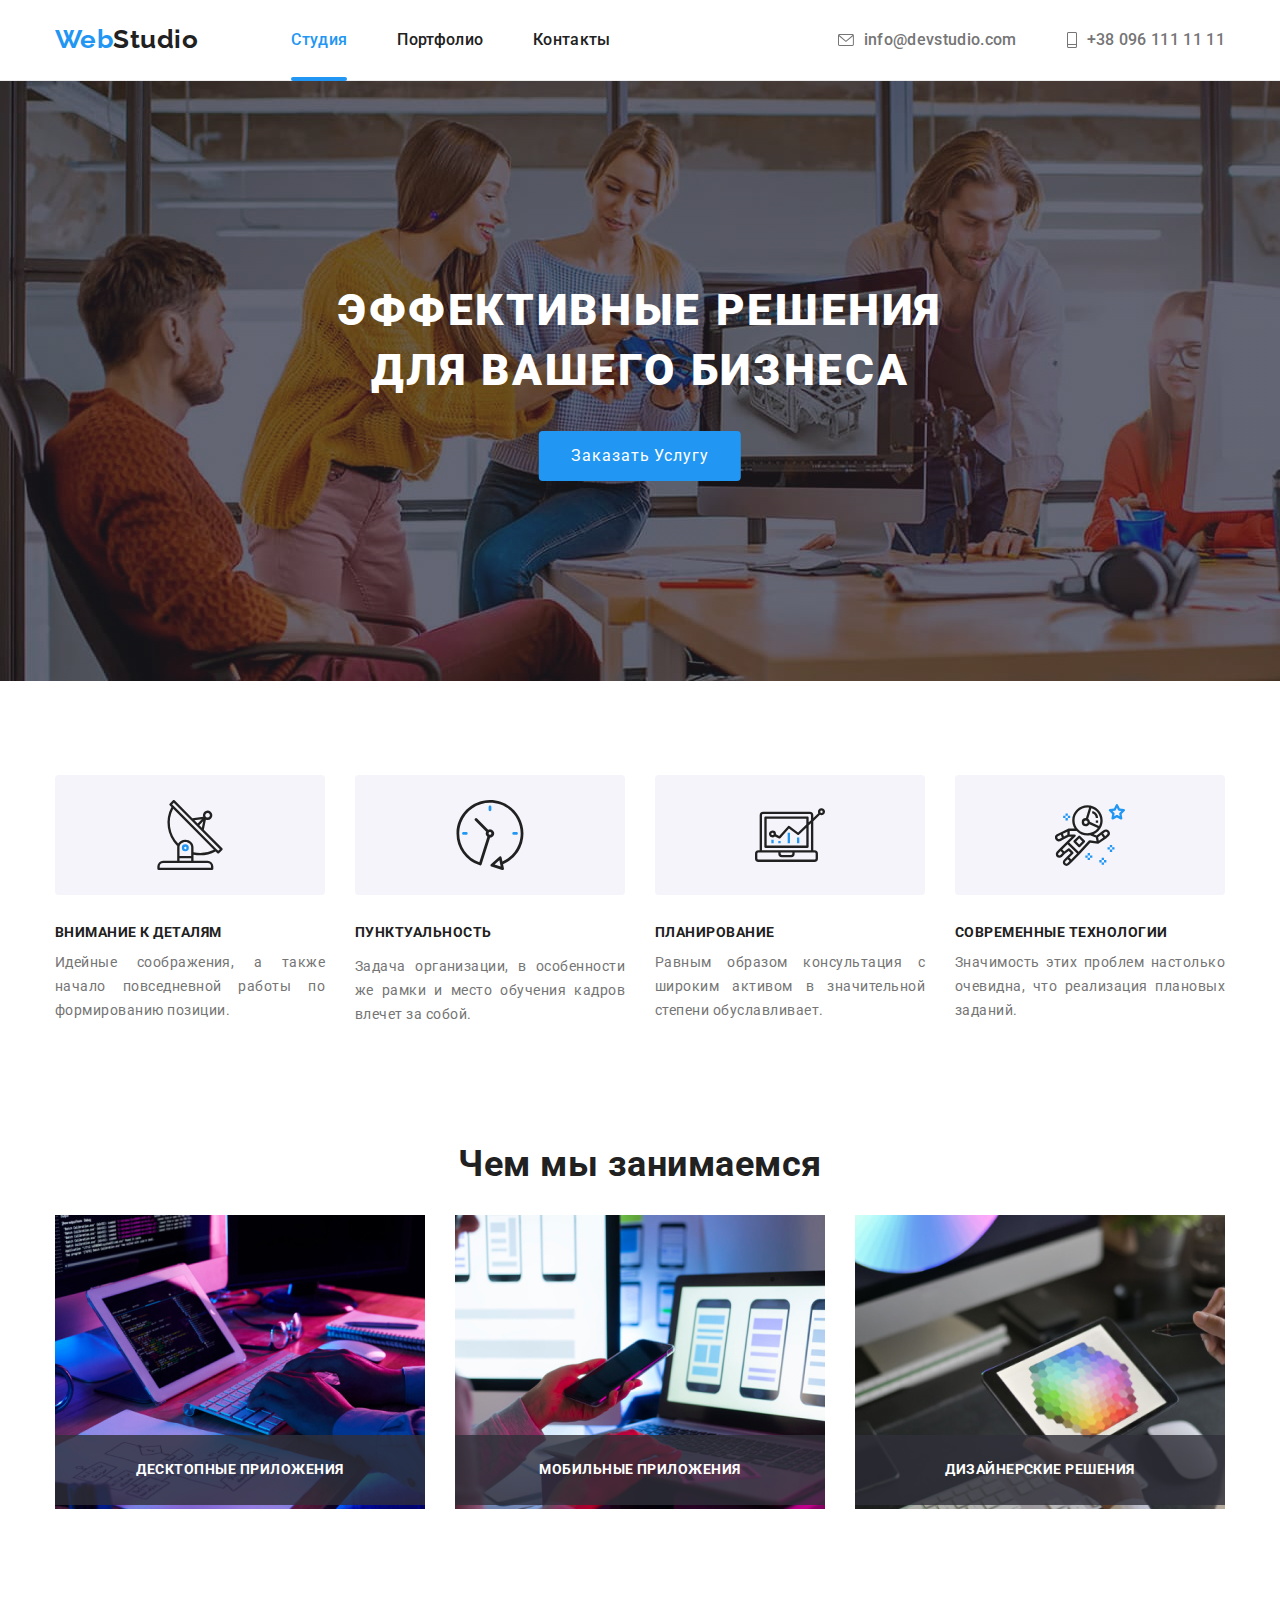
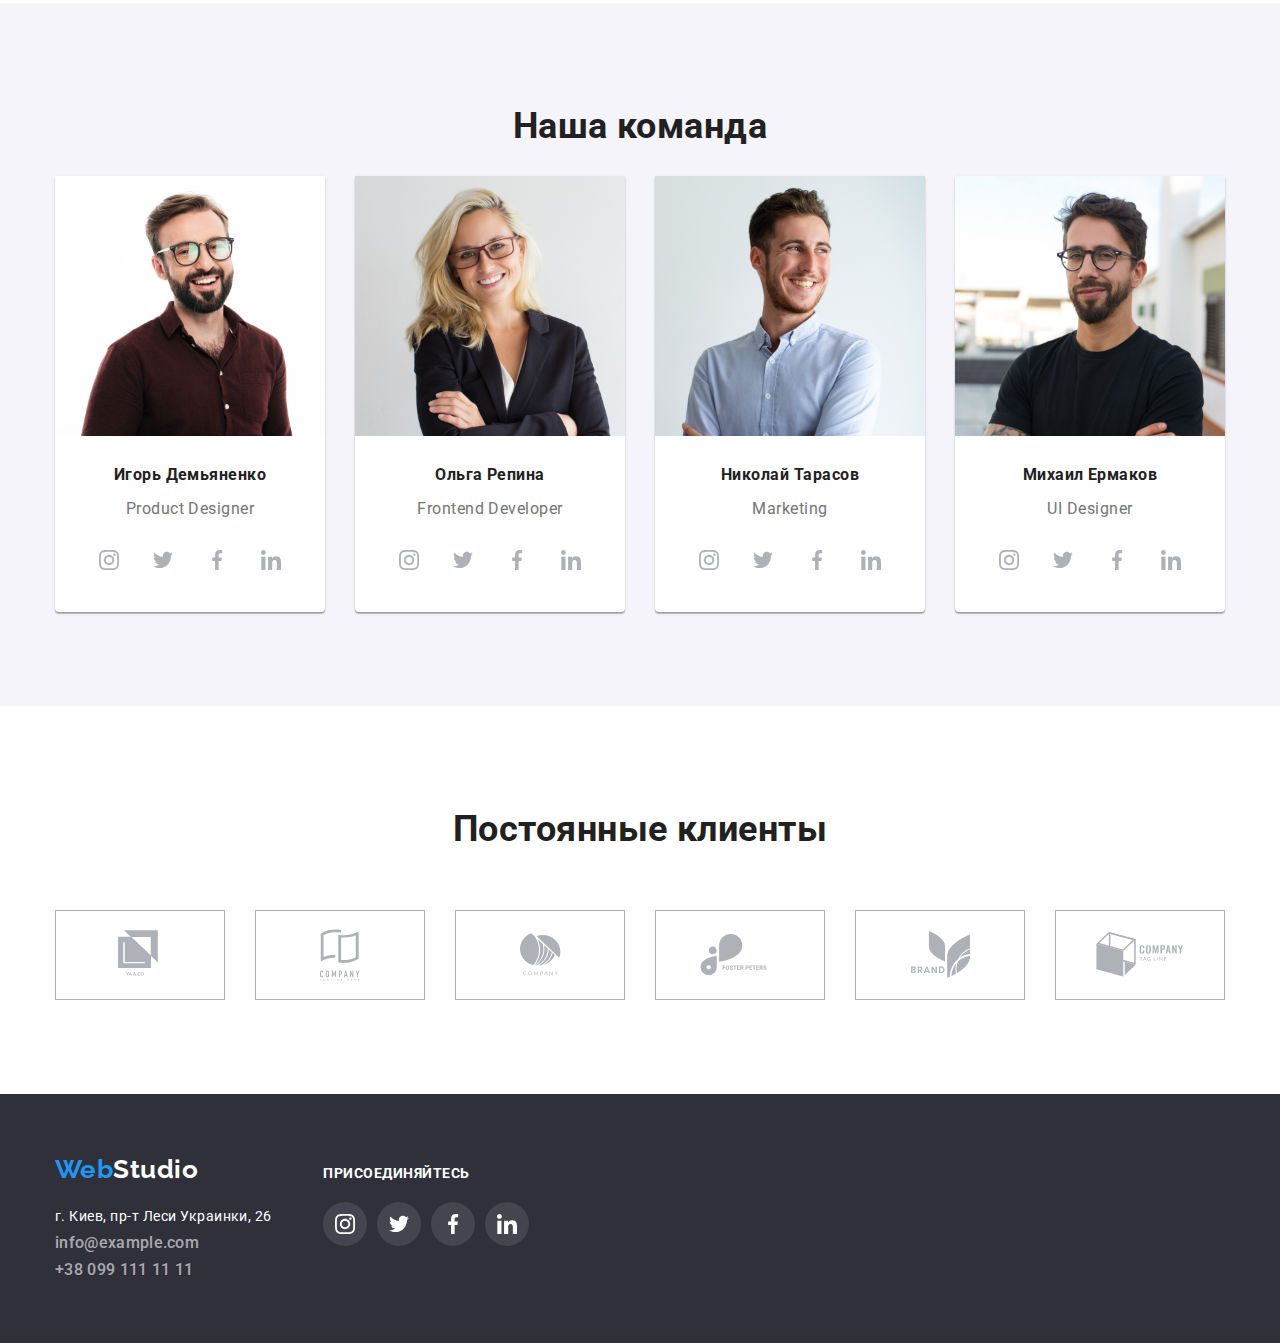
<file: index.html>
<!DOCTYPE html>
<html lang="ru">
  <head>
    <meta charset="UTF-8" />
    <meta name="viewport" content="width=device-width, initial-scale=1.0" />
    <title>WebStudio</title>
    <link
      rel="stylesheet"
      href="https://cdnjs.cloudflare.com/ajax/libs/modern-normalize/1.0.0/modern-normalize.min.css"
    />
    <link rel="stylesheet" href="./css/style.css" />
    <link
      href="https://fonts.googleapis.com/css2?family=Roboto:wght@400;500;900&display=swap"
      rel="stylesheet"
    />
    <link
      href="https://fonts.googleapis.com/css2?family=Raleway:wght@800&display=swap"
      rel="stylesheet"
    />
  </head>

  <body>
    <!--основная навигация по сайту-->
    <!--добавлена рамка в header-->
    <header class="header">
      <div>
        <div class="container header-container">
          <nav class="navigation">
            <a class="logo" href="./index.html">
              Web<span class="logo-black">Studio</span>
            </a>
            <ul class="list menu">
              <li class="menu-item">
                <a href="./index.html" class="link menu-link active">Студия</a>
              </li>
              <li class="menu-item">
                <a href="./portfolio.html" class="link menu-link">Портфолио</a>
              </li>
              <li class="menu-item">
                <a href="" class="link menu-link">Контакты</a>
              </li>
            </ul>
          </nav>
          <ul class="list menu">
            <li class="contact-item icon-contact">
              <a href="mailto:info@devstudio.com" class="link contact-link">
                <svg class="header-icon" width="16" height="12">
                  <use xlink:href="./images/sprite.svg#icon-leter"></use>
                </svg>
                info@devstudio.com</a
              >
            </li>
            <li class="contact-item">
              <a href="tel:+380961111111" class="link contact-link">
                <svg class="header-icon" width="10" height="16">
                  <use xlink:href="./images/sprite.svg#icon-phone"></use>
                </svg>
                +38 096 111 11 11</a
              >
            </li>
          </ul>
        </div>
      </div>
    </header>

    <main>
      <!--Главное о странице-->
      <section class="section hero">
        <div class="hero-img overley">
          <h1 class="hero-container hero-name">
            Эффективные решения для вашего бизнеса
          </h1>
          <button class="hero-btn button" data-modal-open>
            Заказать услугу
          </button>

          <div class="backdrop is-hidden" data-modal>
            <div class="modal modal-close">
                <button class="btn-close" data-modal-close>
                  <svg class="close" width="11" height="11">
                    <use xlink:href="./images/sprite.svg#icon-x"></use>
                  </svg>
                </button>
                <p class="message">
                  позже здесь появится наполнение блока заказа услуги, а пока хочу выразить благодарность ментору за его нелегкий труд
                </p>
            </div>
          </div>
        </div>
      </section>
      <!--Преимущества компании-->
      <section class="section">
        <div class="container">
          <h2 class="visually-hidden">O наших преимуществах</h2>
          <ul class="list advantages">
            <li class="advantages-item advantages-icon-1">
              <h3 class="text-title advantages-title">Внимание к деталям</h3>
              <p class="advantages-text">
                Идейные соображения, а также начало повседневной работы по
                формированию позиции.
              </p>
            </li>
            <li class="advantages-item advantages-icon-2">
              <h3 class="text-title advantages-advantages-title">
                Пунктуальность
              </h3>
              <p class="advantages-text">
                Задача организации, в особенности же рамки и место обучения
                кадров влечет за собой.
              </p>
            </li>
            <li class="advantages-item advantages-icon-3">
              <h3 class="text-title advantages-title">Планирование</h3>
              <p class="advantages-text">
                Равным образом консультация с широким активом в значительной
                степени обуславливает.
              </p>
            </li>
            <li class="advantages-item advantages-icon-4">
              <h3 class="text-title advantages-title">
                Современные технологии
              </h3>
              <p class="advantages-text">
                Значимость этих проблем настолько очевидна, что реализация
                плановых заданий.
              </p>
            </li>
          </ul>
        </div>
      </section>
      <!--Что делает компания-->
      <section class="section section-gallery">
        <div class="container">
          <h2 class="title">Чем мы занимаемся</h2>
          <ul class="grid list">
            <li class="grid-item gallery-item">
              <img src="./images/index/img1.jpg" width="370" alt="" />
              <p class="signature">Десктопные приложения</p>
            </li>
            <li class="grid-item gallery-item">
              <img src="./images/index/img2.jpg" width="370" alt="" />
              <p class="signature">Мобильные приложения</p>
            </li>
            <li class="grid-item gallery-item">
              <img src="./images/index/img3.jpg" width="370" alt="" />
              <p class="signature">Дизайнерские решения</p>
            </li>
          </ul>
        </div>
      </section>
      <!--Наша команда-->
      <section class="section team-container">
        <div class="container">
          <h2 class="title">Наша команда</h2>
          <ul class="list grid">
            <li class="grid-item team-grid">
              <img
                src="./images/index/teamcard1.jpg"
                class="team-img"
                width="270
                    "
                alt=""
              />
              <h3 class="text-title team-title">Игорь Демьяненко</h3>
              <p class="team-text">Product Designer</p>
              <div class="social">
                <ul class="list social-item">
                  <li class="social-box">
                    <a href="" class="social-link">
                      <svg class="social-icon" width="20" height="20">
                        <use
                          xlink:href="./images/sprite.svg#icon-instagram"
                        ></use>
                      </svg>
                    </a>
                  </li>
                  <li class="social-box">
                    <a href="" class="social-link">
                      <svg class="social-icon" width="20" height="20">
                        <use
                          xlink:href="./images/sprite.svg#icon-twitter"
                        ></use>
                      </svg>
                    </a>
                  </li>
                  <li class="social-box">
                    <a href="" class="social-link">
                      <svg class="social-icon" width="20" height="20">
                        <use
                          xlink:href="./images/sprite.svg#icon-facebook"
                        ></use>
                      </svg>
                    </a>
                  </li>
                  <li class="social-box">
                    <a href="" class="social-link">
                      <svg class="social-icon" width="20" height="20">
                        <use
                          xlink:href="./images/sprite.svg#icon-linkedin"
                        ></use>
                      </svg>
                    </a>
                  </li>
                </ul>
              </div>
            </li>
            <li class="grid-item team-grid">
              <img
                src="./images/index/teamcard2.jpg"
                class="team-img"
                width="270
                    "
                alt=""
              />
              <h3 class="text-title team-title">Ольга Репина</h3>
              <p class="team-text">Frontend Developer</p>
              <div class="social">
                <ul class="list social-item">
                  <li class="social-box">
                    <a href="" class="social-link">
                      <svg class="social-icon" width="20" height="20">
                        <use
                          xlink:href="./images/sprite.svg#icon-instagram"
                        ></use>
                      </svg>
                    </a>
                  </li>
                  <li class="social-box">
                    <a href="" class="social-link">
                      <svg class="social-icon" width="20" height="20">
                        <use
                          xlink:href="./images/sprite.svg#icon-twitter"
                        ></use>
                      </svg>
                    </a>
                  </li>
                  <li class="social-box">
                    <a href="" class="social-link">
                      <svg class="social-icon" width="20" height="20">
                        <use
                          xlink:href="./images/sprite.svg#icon-facebook"
                        ></use>
                      </svg>
                    </a>
                  </li>
                  <li class="social-box">
                    <a href="" class="social-link">
                      <svg class="social-icon" width="20" height="20">
                        <use
                          xlink:href="./images/sprite.svg#icon-linkedin"
                        ></use>
                      </svg>
                    </a>
                  </li>
                </ul>
              </div>
            </li>
            <li class="grid-item team-grid">
              <img
                src="./images/index/teamcard3.jpg"
                class="team-img"
                width="270
                    "
                alt=""
              />
              <h3 class="text-title team-title">Николай Тарасов</h3>
              <p class="team-text">Marketing</p>
              <div class="social">
                <ul class="list social-item">
                  <li class="social-box">
                    <a href="" class="social-link">
                      <svg class="social-icon" width="20" height="20">
                        <use
                          xlink:href="./images/sprite.svg#icon-instagram"
                        ></use>
                      </svg>
                    </a>
                  </li>
                  <li class="social-box">
                    <a href="" class="social-link">
                      <svg class="social-icon" width="20" height="20">
                        <use
                          xlink:href="./images/sprite.svg#icon-twitter"
                        ></use>
                      </svg>
                    </a>
                  </li>
                  <li class="social-box">
                    <a href="" class="social-link">
                      <svg class="social-icon" width="20" height="20">
                        <use
                          xlink:href="./images/sprite.svg#icon-facebook"
                        ></use>
                      </svg>
                    </a>
                  </li>
                  <li class="social-box">
                    <a href="" class="social-link">
                      <svg class="social-icon" width="20" height="20">
                        <use
                          xlink:href="./images/sprite.svg#icon-linkedin"
                        ></use>
                      </svg>
                    </a>
                  </li>
                </ul>
              </div>
            </li>
            <li class="grid-item team-grid">
              <img
                src="./images/index/teamcard4.jpg"
                class="team-img"
                width="270
                    "
                alt=""
              />
              <h3 class="text-title team-title">Михаил Ермаков</h3>
              <p class="team-text">UI Designer</p>
              <div class="social">
                <ul class="list social-item">
                  <li class="social-box">
                    <a href="" class="social-link">
                      <svg class="social-icon" width="20" height="20">
                        <use
                          xlink:href="./images/sprite.svg#icon-instagram"
                        ></use>
                      </svg>
                    </a>
                  </li>
                  <li class="social-box">
                    <a href="" class="social-link">
                      <svg class="social-icon" width="20" height="20">
                        <use
                          xlink:href="./images/sprite.svg#icon-twitter"
                        ></use>
                      </svg>
                    </a>
                  </li>
                  <li class="social-box">
                    <a href="" class="social-link">
                      <svg class="social-icon" width="20" height="20">
                        <use
                          xlink:href="./images/sprite.svg#icon-facebook"
                        ></use>
                      </svg>
                    </a>
                  </li>
                  <li class="social-box">
                    <a href="" class="social-link">
                      <svg class="social-icon" width="20" height="20">
                        <use
                          xlink:href="./images/sprite.svg#icon-linkedin"
                        ></use>
                      </svg>
                    </a>
                  </li>
                </ul>
              </div>
            </li>
          </ul>
        </div>
      </section>
      <!--Постоянные клиенты-->
      <section class="section">
        <div class="container">
          <h2 class="title">Постоянные клиенты</h2>
          <ul class="list grid client">
            <li class="client-box">
              <a href="" class="link-client">
                <svg class="icon" width="44" height="49">
                  <use xlink:href="./images/sprite.svg#icon-logo-1"></use>
                </svg>
              </a>
            </li>
            <li class="client-box">
              <a href="" class="link-client">
                <svg class="icon" width="40" height="52">
                  <use xlink:href="./images/sprite.svg#icon-logo-2"></use>
                </svg>
              </a>
            </li>
            <li class="client-box">
              <a href="" class="link-client">
                <svg class="icon" width="41" height="43">
                  <use xlink:href="./images/sprite.svg#icon-logo-3"></use>
                </svg>
              </a>
            </li>
            <li class="client-box">
              <a href="" class="link-client">
                <svg class="icon" width="80" height="42">
                  <use xlink:href="./images/sprite.svg#icon-logo-4"></use>
                </svg>
              </a>
            </li>
            <li class="client-box">
              <a href="" class="link-client">
                <svg class="icon" width="59" height="47">
                  <use xlink:href="./images/sprite.svg#icon-logo-5"></use>
                </svg>
              </a>
            </li>
            <li class="client-box">
              <a href="" class="link-client">
                <svg class="icon" width="88" height="45">
                  <use xlink:href="./images/sprite.svg#icon-logo-6"></use>
                </svg>
              </a>
            </li>
          </ul>
        </div>
      </section>
    </main>
    <!--Подвал-->
    <footer class="footer">
      <div class="container footer-container">
        <div class="addr-container">
          <a class="logo logo-ftr" href="./index.html">
            Web<span class="logo-white">Studio</span>
          </a>
          <address class="address">г. Киев, пр-т Леси Украинки, 26</address>
          <ul class="list">
            <li>
              <a class="link link-contact" href="mailto:info@example.com"
                >info@example.com</a
              >
            </li>
            <li>
              <a class="link link-contact" href="tel:+380991111111"
                >+38 099 111 11 11</a
              >
            </li>
          </ul>
        </div>
        <div class="social">
          <h3 class="text-title">присоединяйтесь</h3>
          <ul class="list social-item">
            <li class="social-box">
              <a href="" class="social-link">
                <svg class="social-icon" width="20" height="20">
                  <use xlink:href="./images/sprite.svg#icon-instagram"></use>
                </svg>
              </a>
            </li>
            <li class="social-box">
              <a href="" class="social-link">
                <svg class="social-icon" width="20" height="20">
                  <use xlink:href="./images/sprite.svg#icon-twitter"></use>
                </svg>
              </a>
            </li>
            <li class="social-box">
              <a href="" class="social-link">
                <svg class="social-icon" width="20" height="20">
                  <use xlink:href="./images/sprite.svg#icon-facebook"></use>
                </svg>
              </a>
            </li>
            <li class="social-box">
              <a href="" class="social-link">
                <svg class="social-icon" width="20" height="20">
                  <use xlink:href="./images/sprite.svg#icon-linkedin"></use>
                </svg>
              </a>
            </li>
          </ul>
        </div>
      </div>
    </footer>
    <script src="./js/modal.js"></script>
  </body>
</html>
</file>
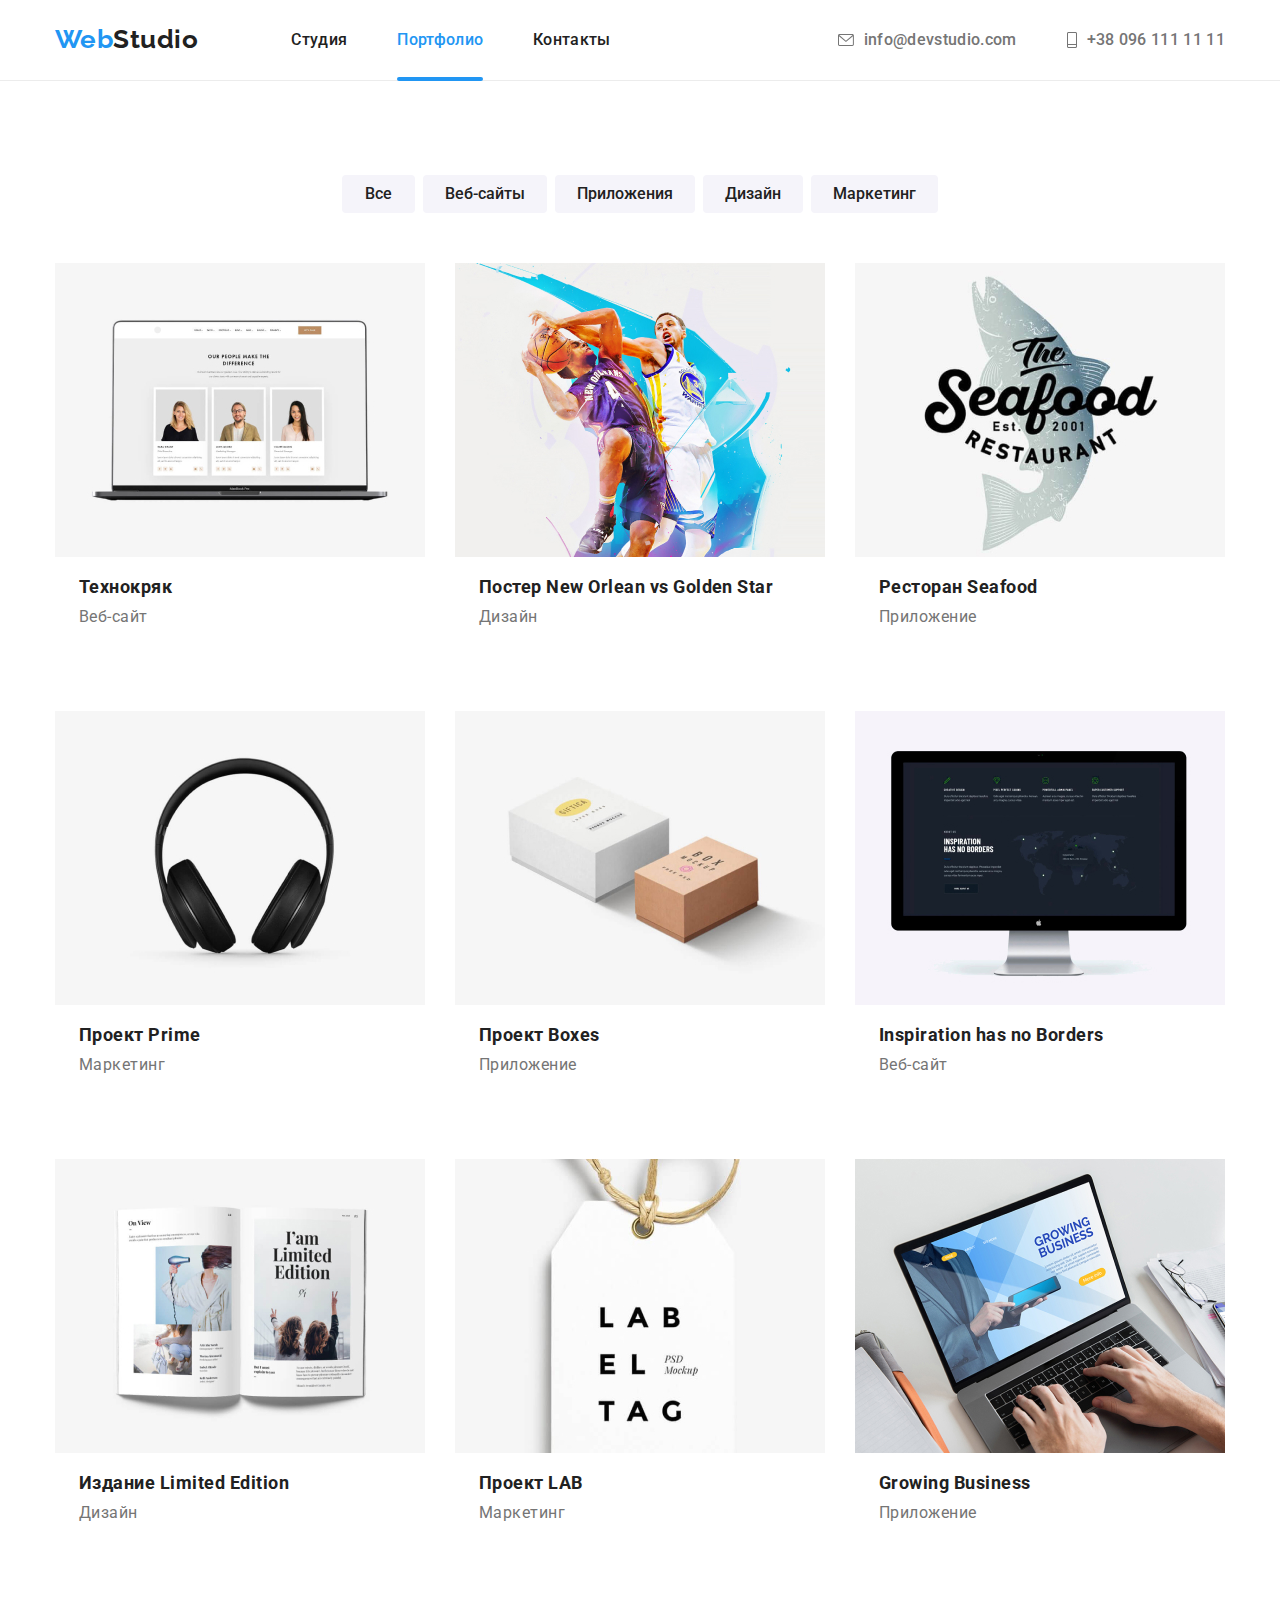
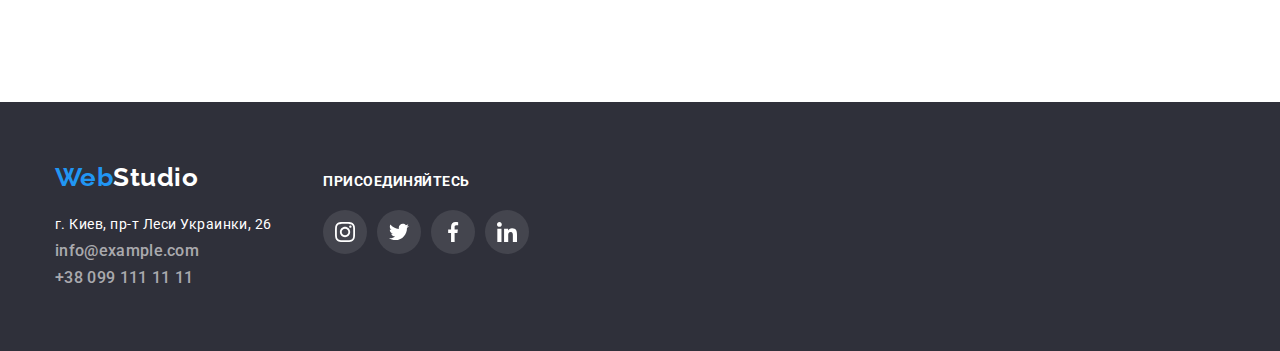
<file: portfolio.html>
<!DOCTYPE html>
<html lang="ru">
  <head>
    <meta charset="UTF-8" />
    <meta name="viewport" content="width=device-width, initial-scale=1.0" />
    <title>Portfolio</title>
    <link rel="stylesheet" href="https://cdnjs.cloudflare.com/ajax/libs/modern-normalize/1.0.0/modern-normalize.min.css"/>
    <link rel="stylesheet" href="./css/styleportfolio.css">
    <link href="https://fonts.googleapis.com/css2?family=Roboto:wght@400;500;900&display=swap" rel="stylesheet">
    <link href="https://fonts.googleapis.com/css2?family=Raleway:wght@800&display=swap" rel="stylesheet">
  </head>

  <body>
    <!--Основная навигация-->
    <!--добавлена рамка в header-->
  <header class="header">
    <div>
      <div class="container header-container">
        <nav class="navigation">
          <a class="logo" href="./index.html">
            Web<span class="logo-black">Studio</span>
          </a>
          <ul class="list menu">
            <li class="menu-item"><a href="./index.html" class="link menu-link ">Студия</a></li>
            <li class="menu-item"><a href="./portfolio.html" class="link menu-link  active">Портфолио</a></li>
            <li class="menu-item"><a href="" class="link menu-link">Контакты</a></li>
          </ul>
        </nav>
        <ul class="list menu">
          <li class="contact-item icon-contact">
            <a href="mailto:info@devstudio.com" class="link contact-link">
              <svg class="header-icon" width="16" height="12">
                <use xlink:href="./images/sprite.svg#icon-leter"></use>
              </svg>
              info@devstudio.com</a>
          </li>
          <li class="contact-item">
            <a href="tel:+380961111111" class="link contact-link">
              <svg class="header-icon" width="10" height="16">
                <use xlink:href="./images/sprite.svg#icon-phone"></use>
              </svg>
              +38 096 111 11 11</a>
          </li>
        </ul>
      </div>
    </div>
  </header>

    <main>
      <!--Фильтрация-->
      <div class="container" >
        <section class="container-filter">
          <h2 class="visually-hidden">Фильтр по странице</h2>
          <ul class="list filter">
            <li class="filter-item"><button class="filter-btn">Все</button></li>
            <li class="filter-item"><button class="filter-btn">Веб-сайты</button></li>
            <li class="filter-item"><button class="filter-btn">Приложения</button></li>
            <li class="filter-item"><button class="filter-btn">Дизайн</button></li>
            <li class="filter-item"><button class="filter-btn">Маркетинг</button></li>
        </ul>
        </section>

      <!--Примеры проектов-->
         <section class="project">
           <h2 class="visually-hidden">Эффективные решения для вашего бизнеса</h2>
           <ul class="list grid project-list">
              <li class="grid-item project-item">
                <a class="website" href="">
                <div class="project-card">
                  <img src="./images/Portfolio/img1.jpg" class="project-img" width="370" alt="" />
                    <p class="description">Технокряк это современная площадка распространения коронавируса. Компании используют эту
                      платформу для цифрового
                      шпионажа и атак на защищённые сервера конкурентов.</p>
                </div>
                <div class="name-card">
                  <h3 class="name-website">Технокряк</h3>
                  <p class="subtitle">Веб-сайт</p>
                </div>
                </a>
              </li>
          <li class="grid-item project-item">
            <a class="website" href="">
            <div class="project-card">
              <img src="./images/Portfolio/img2.jpg" class="project-img" width="370" alt="" />
              <p class="description">В Одессе несмотря на приближающуюся зиму, еще сохраняется тепло. А так хочется лета</p>
            </div>
            <div class="name-card">
              <h3 class="name-website">Постер New Orlean vs Golden Star</h3>
              <p class="subtitle">Дизайн</p>
            </div>
            </a>
          </li>
          <li class="grid-item project-item">
            <a class="website" href="">
            <div class="project-card">
              <img src="./images/Portfolio/img3.jpg" class="project-img" width="370" alt="" />
              <p class="description">Вот скажите, вам не скучно проверять все наши работы? И выискивать костыли в нашем коде?</p>
            </div>
            <div class="name-card">
              <h3 class="name-website">Ресторан Seafood</h3>
              <p class="subtitle">Приложение</p>
            </div>
            </a>
          </li>
          <li class="grid-item project-item">
            <a class="website" href="">
            <div class="project-card">
              <img src="./images/Portfolio/img4.jpg"  class="project-img" width="370" alt="" />
              <p class="description">фуууууууууууух, я наконецто разобралась с этой анимацией. Вы не представляете, как я рада.</p>
            </div>
            <div class="name-card">
              <h3 class="name-website">Проект Prime</h3>
              <p class="subtitle">Маркетинг</p>
            </div>
            </a>
          </li>
          <li class="grid-item project-item">
            <a class="website" href="">
            <div class="project-card">
              <img src="./images/Portfolio/img5.jpg" class="project-img" width="370" alt="" />
              <p class="description">Надеюсь, что моя анимация без костылей, и вам не придется сильно над ней ломать голову</p>
            </div>
            <div class="name-card">
              <h3 class="name-website">Проект Boxes</h3>
              <p class="subtitle">Приложение</p>
            </div>
            </a>
          </li>
          <li class="grid-item project-item">
            <a class="website" href="">
            <div class="project-card">
              <img src="./images/Portfolio/img6.jpg" class="project-img" width="370" alt="" />
              <p class="description">хотя я думаю, что голову, в случае кривой анимации, придется ломать мне. А этого делать крайне не хочется))))</p>
            </div>
            <div class="name-card">
              <h3 class="name-website">Inspiration has no Borders</h3>
              <p class="subtitle">Веб-сайт</p>
            </div>
            </a>
          </li>
          <li class="grid-item project-item">
            <a class="website" href="">
            <div class="project-card">
              <img src="./images/Portfolio/img7.jpg" class="project-img" width="370" alt="" />
              <p class="description">А вообще с каждым уроком все становится более интересным и увлекательным. Даже ощущаешь, как шевелится мозг и начинает закипать.</p>
            </div>
            <div class="name-card">
              <h3 class="name-website">Издание Limited Edition</h3>
              <p class="subtitle">Дизайн</p>
            </div>
            </a>
          </li>
          <li class="grid-item project-item">
            <a class="website" href="">
            <div class="project-card">
              <img src="./images/Portfolio/img8.jpg" class="project-img" width="370" alt="" />
              <p class="description">Вы знаете, мне уже порой снится код. Вся эта разметка, решение тех или иных задач.</p>
            </div>
            <div class="name-card">  
              <h3 class="name-website">Проект LAB</h3>
              <p class="subtitle">Маркетинг</p>
            </div>
            </a>
          </li>
          <li class="grid-item project-item">
            <a class="website" href="">
            <div class="project-card">
              <img src="./images/Portfolio/img9.jpg" class="project-img" width="370" alt="" />
              <p class="description">И самое крутое то, что порой ты накостыляешь чего-то в своем коде, и потом по видео Саши или Юли не выходит ничего (чтоб по примеру сделать), а ты повозившись - находишь результат.</p>
            </div>
            <div class="name-card">
              <h3 class="name-website">Growing Business</h3>
              <p class="subtitle">Приложение</p>
            </div>
            </a>
          </li>
        </ul>
        </section>
      </div>
    </main>

    <!--Подвал-->
    <footer class="footer">
      <div class="container footer-container">
        <div class="addr-container">
          <a class="logo logo-ftr" href="./index.html">
            Web<span class="logo-white">Studio</span>
          </a>
          <address class="address">г. Киев, пр-т Леси Украинки, 26</address>
          <ul class="list">
            <li>
              <a class="link link-contact" href="mailto:info@example.com">info@example.com</a>
            </li>
            <li>
              <a class="link link-contact" href="tel:+380991111111">+38 099 111 11 11</a>
            </li>
          </ul>
        </div>
        <div class="social">
          <h3 class="text-title">присоединяйтесь</h3>
          <ul class="list social-item">
            <li class="social-box">
              <a href="" class="social-link">
                <svg class="social-icon" width="20" height="20">
                  <use xlink:href="./images/sprite.svg#icon-instagram"></use>
                </svg>
              </a>
            </li>
            <li class="social-box">
              <a href="" class="social-link">
                <svg class="social-icon" width="20" height="20">
                  <use xlink:href="./images/sprite.svg#icon-twitter"></use>
                </svg>
              </a>
            </li>
            <li class="social-box">
              <a href="" class="social-link">
                <svg class="social-icon" width="20" height="20">
                  <use xlink:href="./images/sprite.svg#icon-facebook"></use>
                </svg>
              </a>
            </li>
            <li class="social-box">
              <a href="" class="social-link">
                <svg class="social-icon" width="20" height="20">
                  <use xlink:href="./images/sprite.svg#icon-linkedin"></use>
                </svg>
              </a>
            </li>
          </ul>
        </div>
      </div>
    </footer>
  </body>

</html>
</file>
<file: css/style.css>
:root {
  --main-color: #757575;
  --white: #ffffff;
  --dark-color: #212121;
  --button-bcg-color: #2196f3;
  --dark-bcg: #2f303a;
  --bcg-gray: #f5f4fa;
  --icon: #afb1b8;
}

html {
  box-sizing: border-box;
}
*,
*::before,
*::after {
  box-sizing: inherit;
}

img {
  display: block;
  max-width: 100%;
  height: auto;
}

h1,
h2,
h3,
p,
ul [class],
li {
  margin-top: 0;
}

.visually-hidden {
  position: absolute !important;
  clip: rect(1px 1px 1px 1px);
  clip: rect(1px, 1px, 1px, 1px);
  padding: 0 !important;
  border: 0 !important;
  height: 1px !important;
  width: 1px !important;
  overflow: hidden;
}

body {
  font-family: 'Roboto', sans-serif;
  line-height: 1.71;
  letter-spacing: 0.03em;
  color: var(--main-color);
}

.container {
  width: 1200px;
  padding-left: 15px;
  padding-right: 15px;
  margin-right: auto;
  margin-left: auto;
}

/*добавлена рамка в header*/
.header {
  border-bottom: 1px solid #ececec;
}

.header-container {
  display: flex;
  justify-content: flex-end;
  align-items: center;
  height: 80px;
}

.list {
  list-style: none;
  margin: 0;
  padding: 0;
}

.logo {
  margin-top: 24px;
  margin-right: 93px;
  margin-bottom: 25px;
  text-decoration: none;
  font-family: Raleway;
  font-weight: bold;
  font-size: 26px;
  line-height: 1.19;
  color: var(--button-bcg-color);
}

.logo-black {
  font-family: Raleway;
  font-size: 26px;
  line-height: 1.19;
  color: var(--dark-color);
}

.menu {
  display: inline-flex;
}

.menu-item .menu-link {
  position: relative;
}

.menu-link:hover:after,
.active::after {
  content: '';
  position: absolute;
  left: 0;
  top: 30.5px;
  display: block;
  width: 100%;
  height: 4px;
  border-radius: 2px;
  background-color: var(--button-bcg-color);
  margin-top: 16px;

  /*opacity: 0;
  transform: scaleX(0);
  transition: transfer 250ms, cubic-bezier(0.4, 0, 0.2, 1);*/
}

/*.menu-link:hover:after,
.active::after {
  opacity: 1;
  transform: scaleX(1);
}*/

.menu-item:not(:last-child) {
  margin-right: 50px;
}

.contact-item:not(:last-child) {
  margin-right: 50px;
}

.link {
  text-decoration: none;
  font-weight: 500;
  line-height: 1.14;
  letter-spacing: 0.02em;
  color: var(--dark-color);
}

.link:hover,
.link:focus {
  color: var(--button-bcg-color);
}

.link:hover .header-icon,
.link:focus .header-icon {
  fill: var(--button-bcg-color);
}

.header-icon {
  fill: var(--main-color);
  margin-right: 10px;
}

nav a.active {
  color: var(--button-bcg-color);
}

.contact-link {
  display: flex;
  align-items: center;
  justify-content: center;
  color: var(--main-color);
}

.navigation {
  display: flex;
  align-items: center;
  justify-content: center;
  margin-right: auto;
}

.hero {
  background-color: var(--dark-bcg);
  background-image: linear-gradient(
      to right,
      rgba(47, 48, 58, 0.4),
      rgba(47, 48, 58, 0.4)
    ),
    url(../images/index/hero.jpg);
  background-repeat: no-repeat;
  background-size: cover;
  object-fit: cover;
  object-position: top center;
  display: flex;
  justify-content: center;
  align-items: center;
  height: 600px;
}

.hero-container {
  max-width: 696px;
}

.hero-name {
  text-align: center;
  margin-bottom: 30px;
  font-weight: 900;
  font-size: 44px;
  line-height: 1.36;
  letter-spacing: 0.06em;
  text-transform: uppercase;
  color: var(--white);
}

.hero-btn {
  position: relative;
  left: 50%;
  transform: translate(-50%, 0);
}

.button {
  display: inline-block;
  border: 0px solid var(--accent-cl);
  border-radius: 4px;
  padding: 10px 32px;
  text-align: center;
  font-weight: normal;
  font-size: 16px;
  line-height: 1.875;
  letter-spacing: 0.06em;
  color: var(--white);
  background-color: var(--button-bcg-color);
  text-transform: capitalize;
  border-radius: 4px;
}

.hero-btn:hover,
.hero-btn:focus {
  color: var(--dark-color);
  background-color: var(--main-color);
}

.backdrop {
  position: fixed;
  top: 0;
  left: 0;
  right: 0;
  bottom: 0;
  opacity: 1;
  background-color: rgba(0, 0, 0, 0.2);
  z-index: 100;
  transition-duration: 250ms;
  transition-timing-function: cubic-bezier(0.4, 0, 0.2, 1);
  visibility: visible;
}

.backdrop.is-hidden {
  opacity: 0;
  pointer-events: none;
  visibility: hidden;
}

.modal {
  position: absolute;
  left: 50%;
  top: 50%;
  transform: translate(-50%, -50%);
  width: 100%;
  max-width: 528px;
  height: 581px;

  background: #ffffff;
  box-shadow: 0px 1px 3px rgba(0, 0, 0, 0.12), 0px 1px 1px rgba(0, 0, 0, 0.14),
    0px 2px 1px rgba(0, 0, 0, 0.2);

  border-radius: 4px;
}

.modal-close {
  display: block;
  justify-content: flex-end;
}

.btn-close {
  display: flex;
  position: absolute;
  justify-content: center;
  align-items: center;
  width: 30px;
  height: 30px;
  top: 8px;
  right: 8px;

  border-radius: 50px;

  cursor: pointer;
  background-color: var(--white);
  border: 1px solid rgba(0, 0, 0, 0.1);
}

.btn-close:hover .close,
.btn-close:focus .close {
  fill: var(--button-bcg-color);
}

.close {
  display: flex;
  fill: #000000;
}

.message {
  font-size: 24px;
  font-weight: 700;
  text-align: center;
  padding-top: 40px;
}

.order .body {
  background: rgba(0, 0, 0, 0.2);
}

.section {
  padding-top: 94px;
  padding-bottom: 94px;
}

.advantages {
  display: flex;
  justify-content: space-between;
  margin: 0px;
  padding: 0px;
}

.advantages .advantages-item::before {
  content: '';
  display: block;
  height: 120px;
  width: 270px;
  margin-bottom: 30px;
  background-size: auto;
  background-repeat: no-repeat;
  background-position: center;
  background-color: var(--bcg-gray);
  border-radius: 4px;
}

.advantages-icon-1::before {
  background-image: url(../images/index/antenna.svg);
}

.advantages-icon-2::before {
  background-image: url(../images/index/clock.svg);
}

.advantages-icon-3::before {
  background-image: url(../images/index/diagram.svg);
}

.advantages-icon-4::before {
  background-image: url(../images/index/astronaut.svg);
}

.advantages-item {
  flex-basis: calc(100% / 4 - 30px);
  max-width: 270px;
}

.advantages-item:not(:last-child) {
  margin-right: 30px;
}

.title {
  margin-bottom: 50px;
  text-align: center;
  font-weight: bold;
  font-size: 36px;
  line-height: 1.66;
  color: var(--dark-color);
}

.text-title {
  font-weight: bold;
  font-size: 14px;
  line-height: 1.14;
  text-transform: uppercase;
  color: var(--dark-color);
}

.advantages-title {
  margin-top: 93px;
  margin-bottom: 10px;
}

.advantages-text {
  text-align: justify;
  font-size: 14px;
  line-height: 1.714;
}

.grid {
  display: flex;
  flex-wrap: wrap;
  margin-left: -30px;
  margin-top: -30px;
}

.grid-item {
  margin-left: 30px;
  margin-top: 30px;
}

.section-gallery {
  padding-top: 0;
  padding-bottom: 94px;
}

.gallery-item {
  flex-basis: calc(100% / 3 - 30px);
}

.signature {
  position: absolute;
  width: 370px;
  height: 70px;
  left: auto;
  top: 1435px;

  background: rgba(47, 48, 58, 0.8);

  font-family: Roboto;
  font-style: normal;
  font-weight: bold;
  font-size: 14px;
  line-height: 1.14;
  text-align: center;
  text-transform: uppercase;
  padding-top: 27px;

  color: #ffffff;
}

.team-container {
  background-color: var(--bcg-gray);
}

.team-grid {
  flex-basis: calc(100% / 4 - 30px);
  text-align: center;
  box-shadow: 0px 1px 3px rgba(0, 0, 0, 0.12), 0px 1px 1px rgba(0, 0, 0, 0.14),
    0px 2px 1px rgba(0, 0, 0, 0.2);
  border-radius: 0px 0px 4px 4px;
  background-color: var(--white);
}

.team-img {
  margin-bottom: 30px;
}

.team-title {
  text-transform: capitalize;
  font-size: 16px;
  margin-bottom: 10px;
}

.social-item {
  display: flex;
  justify-content: space-between;
  margin: 0px;
  padding: 0px;
}

.social {
  padding-bottom: 30px;
  margin-right: 32px;
  margin-left: 32px;
}

.social-box {
  display: flex;
  justify-content: center;
}

.social-link {
  display: flex;
  justify-content: center;
  align-items: center;
  width: 44px;
  height: 44px;
  border-radius: 50%;
  background-color: var(--white);
}

.social-link:not(:last-child) {
  margin-right: 10px;
}

.social-link:hover,
.social-link:focus {
  background-color: var(--button-bcg-color);
}

.social-link:hover .social-icon,
.social-link:focus .social-icon {
  fill: var(--white);
}

.social-icon {
  fill: var(--icon);
}

.client {
  display: flex;
  justify-content: space-between;
  margin: 0px;
  padding: 0px;
}

.client-box {
  display: block;
  flex-basis: calc(100% / 6 - 30px);
}

.link-client {
  display: flex;
  justify-content: center;
  align-items: center;
  width: 170px;
  height: 90px;
  border: 1px solid var(--icon);
}

.client-box:not(:last-child) {
  margin-right: 30px;
}

.icon {
  fill: var(--icon);
}

.link-client:hover,
.link-client:focus {
  border-color: var(--button-bcg-color);
}

.link-client:hover .icon,
.link-client:focus .icon {
  fill: var(--button-bcg-color);
}

.footer {
  background-color: var(--dark-bcg);
  display: flex;
}

.footer .logo {
  margin-top: 0px;
}

.logo .logo-white {
  color: var(--white);
}

.logo-ftr {
  display: block;
  margin-top: 60px;
  margin-bottom: 20px;
}

.footer .link-contact {
  color: rgba(255, 255, 255, 0.6);
}

.addr-container {
  margin-bottom: 60px;
  margin-top: 60px;
}

.link-contact:hover,
.link-contact:focus {
  color: var(--button-bcg-color);
}

.address {
  font-style: normal;
  font-weight: normal;
  font-size: 14px;
  line-height: 1.714;
  color: var(--white);
}

.footer-container {
  display: flex;
  justify-content: flex-start;
}

.footer .text-title {
  color: var(--white);
  font-style: normal;
  font-weight: bold;
  font-size: 14px;
  line-height: 1.14;
  margin-bottom: 20px;
}

.footer .social {
  display: block;
  width: 206px;
  height: 80px;
  margin-top: 72px;
  padding: 0px;
}
.footer .social-icon {
  fill: var(--white);
}

.footer .social-link {
  background: rgba(255, 255, 255, 0.1);
}

footer .social-link:hover,
footer .social-link:focus {
  background-color: var(--button-bcg-color);
}
</file>
<file: css/styleportfolio.css>
:root {
  --main-color: #757575;
  --white: #ffffff;
  --dark-color: #212121;
  --button-bcg-color: #2196f3;
  --dark-bcg: #2f303a;
  --bcg-gray: #f5f4fa;
  --icon: #afb1b8;
}

html {
  box-sizing: border-box;
}
*,
*::before,
*::after {
  box-sizing: inherit;
}

img {
  display: block;
  max-width: 100%;
  height: auto;
}

h1,
h2,
h3,
p,
ul [class],
li {
  margin-top: 0;
}

.visually-hidden {
  position: absolute !important;
  clip: rect(1px 1px 1px 1px);
  clip: rect(1px, 1px, 1px, 1px);
  padding: 0 !important;
  border: 0 !important;
  height: 1px !important;
  width: 1px !important;
  overflow: hidden;
}

body {
  font-family: 'Roboto', sans-serif;
  line-height: 1.71;
  letter-spacing: 0.03em;
  color: var(--main-color);
}

.container {
  width: 1200px;
  padding-left: 15px;
  padding-right: 15px;
  margin-right: auto;
  margin-left: auto;
}

/*добавлена рамка в header*/

.header {
  border-bottom: 1px solid #ececec;
}

.header-container {
  display: flex;
  justify-content: flex-end;
  align-items: center;
  height: 80px;
}

.list {
  list-style: none;
  margin: 0;
  padding: 0;
}

.logo {
  margin-top: 24px;
  margin-right: 93px;
  margin-bottom: 25px;
  text-decoration: none;
  font-family: Raleway;
  font-weight: bold;
  font-size: 26px;
  line-height: 1.19;
  color: var(--button-bcg-color);
}

.logo-black {
  font-family: Raleway;
  font-size: 26px;
  line-height: 1.19;
  color: var(--dark-color);
}

.menu {
  display: inline-flex;
}

.menu-item .menu-link {
  position: relative;
}

.menu-link:hover:after,
.active::after {
  content: '';
  position: absolute;
  left: 0;
  top: 30.5px;
  display: block;
  width: 100%;
  height: 4px;
  border-radius: 2px;
  background-color: var(--button-bcg-color);
  margin-top: 16px;
}

.menu-item:not(:last-child) {
  margin-right: 50px;
}

.contact-item:not(:last-child) {
  margin-right: 50px;
}

.link {
  text-decoration: none;
  font-weight: 500;
  line-height: 1.14;
  letter-spacing: 0.02em;
  color: var(--dark-color);
}

.link:hover,
.link:focus {
  color: var(--button-bcg-color);
}

.link:hover .header-icon,
.link:focus .header-icon {
  fill: var(--button-bcg-color);
}

.header-icon {
  fill: var(--main-color);
  margin-right: 10px;
}

nav a.active {
  color: var(--button-bcg-color);
}

.contact-link {
  display: flex;
  align-items: center;
  justify-self: center;
  color: var(--main-color);
}

.navigation {
  display: flex;
  align-items: center;
  margin-right: auto;
}

.grid {
  display: flex;
  flex-wrap: wrap;
  margin-left: -30px;
  margin-top: -30px;
}

.grid-item {
  margin-left: 30px;
  margin-top: 30px;
}

.container-filter {
  padding-top: 94px;
}

.filter {
  display: flex;
  justify-content: center;
}

.filter-item:not(:last-child) {
  margin-right: 8px;
}

.filter-btn {
  display: inline-block;
  border: 0px transparent;
  border-radius: 4px;
  padding: 6px 22px;
  justify-content: center;
  font-weight: 500;
  font-size: 16px;
  min-width: 73px;
  height: 38px;
  line-height: 1.62;
  text-align: center;
  color: var(--dark-color);
  background-color: var(--bcg-gray);
}

.filter-btn:hover,
.filter-btn:focus {
  color: var(--white);
  background-color: var(--button-bcg-color);
  box-shadow: 0px 3px 1px rgba(0, 0, 0, 0.1), 0px 1px 2px rgba(0, 0, 0, 0.08),
    0px 2px 2px rgba(0, 0, 0, 0.12);
}

.project-list {
  display: flex;
  flex-wrap: wrap;
  justify-content: space-between;
  margin-top: 50px;
  padding-bottom: 94px;
}

.project-item {
  flex-basis: calc(100% / 3 - 30px);
  margin-bottom: 30px;
}

.project-item {
  position: relative;
}

.project-card {
  position: absolute;
  width: 370px;
  height: 294px;
  top: 0px;
  left: auto;
  background: rgba(33, 150, 243, 0.9);
  overflow: hidden;
}

.description {
  position: absolute;
  width: 370px;
  height: 294px;
  top: 0px;
  left: auto;
  background: rgba(33, 150, 243, 0.9);

  font-style: normal;
  font-weight: normal;
  font-size: 18px;
  line-height: 1.55;
  padding-top: 63px;
  padding-right: 24px;
  padding-bottom: 63px;
  padding-left: 24px;

  color: #ffffff;
  transform: translateY(100%);
  transition-duration: 250ms;
  transition-timing-function: cubic-bezier(0.4, 0, 0.2, 1);
}

.name-card {
  padding-top: 314px;
}

.website:hover .description,
.website:focus .description {
  transform: translateY(0);
  opacity: 1;
  overflow: hidden;
}

.project-item:hover,
.project-item:focus {
  box-shadow: 0px 1px 1px rgba(0, 0, 0, 0.12), 0px 4px 4px rgba(0, 0, 0, 0.06),
    1px 4px 6px rgba(0, 0, 0, 0.16);
}

.project-img {
  margin-bottom: 20px;
}

.website {
  display: block;
  text-decoration: none;
}

.name-website {
  font-weight: bold;
  font-size: 18px;
  line-height: 1.14;
  color: var(--dark-color);
  margin-bottom: 4px;
  margin-left: 24px;
}

.subtitle {
  font-size: 16px;
  line-height: 1.857;
  color: var(--main-color);
  margin-bottom: 50px;
  margin-left: 24px;
}

.text-title {
  font-weight: bold;
  font-size: 14px;
  line-height: 1.14;
  text-transform: uppercase;
  color: var(--dark-color);
}

.social-item {
  display: flex;
  justify-content: space-between;
  margin: 0px;
  padding: 0px;
}

.social {
  padding-bottom: 30px;
  margin-right: 32px;
  margin-left: 32px;
}

.social-box {
  display: flex;
  justify-content: center;
}

.social-link {
  display: flex;
  justify-content: center;
  align-items: center;
  width: 44px;
  height: 44px;
  border-radius: 50%;
  background-color: var(--white);
}

.social-link:not(:last-child) {
  margin-right: 10px;
}

.social-link:hover,
.social-link:focus {
  background-color: var(--button-bcg-color);
}

.social-link:hover .social-icon,
.social-link:focus .social-icon {
  fill: var(--white);
}

.social-icon {
  fill: var(--icon);
}

.footer {
  background-color: var(--dark-bcg);
  display: flex;
}

.footer .logo {
  margin-top: 0px;
}

.logo .logo-white {
  color: var(--white);
}

.logo-ftr {
  display: block;
  margin-top: 60px;
  margin-bottom: 20px;
}

.footer .link-contact {
  color: rgba(255, 255, 255, 0.6);
}

.addr-container {
  margin-bottom: 60px;
  margin-top: 60px;
}

.link-contact:hover,
.link-contact:focus {
  color: var(--button-bcg-color);
}

.address {
  font-style: normal;
  font-weight: normal;
  font-size: 14px;
  line-height: 1.714;
  color: var(--white);
}

.footer-container {
  display: flex;
  justify-content: flex-start;
}

.footer .text-title {
  color: var(--white);
  font-style: normal;
  font-weight: bold;
  font-size: 14px;
  line-height: 1.14;
  margin-bottom: 20px;
}

.footer .social {
  display: block;
  width: 206px;
  height: 80px;
  margin-top: 72px;
  padding: 0px;
}
.footer .social-icon {
  fill: var(--white);
}

.footer .social-link {
  background: rgba(255, 255, 255, 0.1);
}

footer .social-link:hover,
footer .social-link:focus {
  background-color: var(--button-bcg-color);
}
</file>
